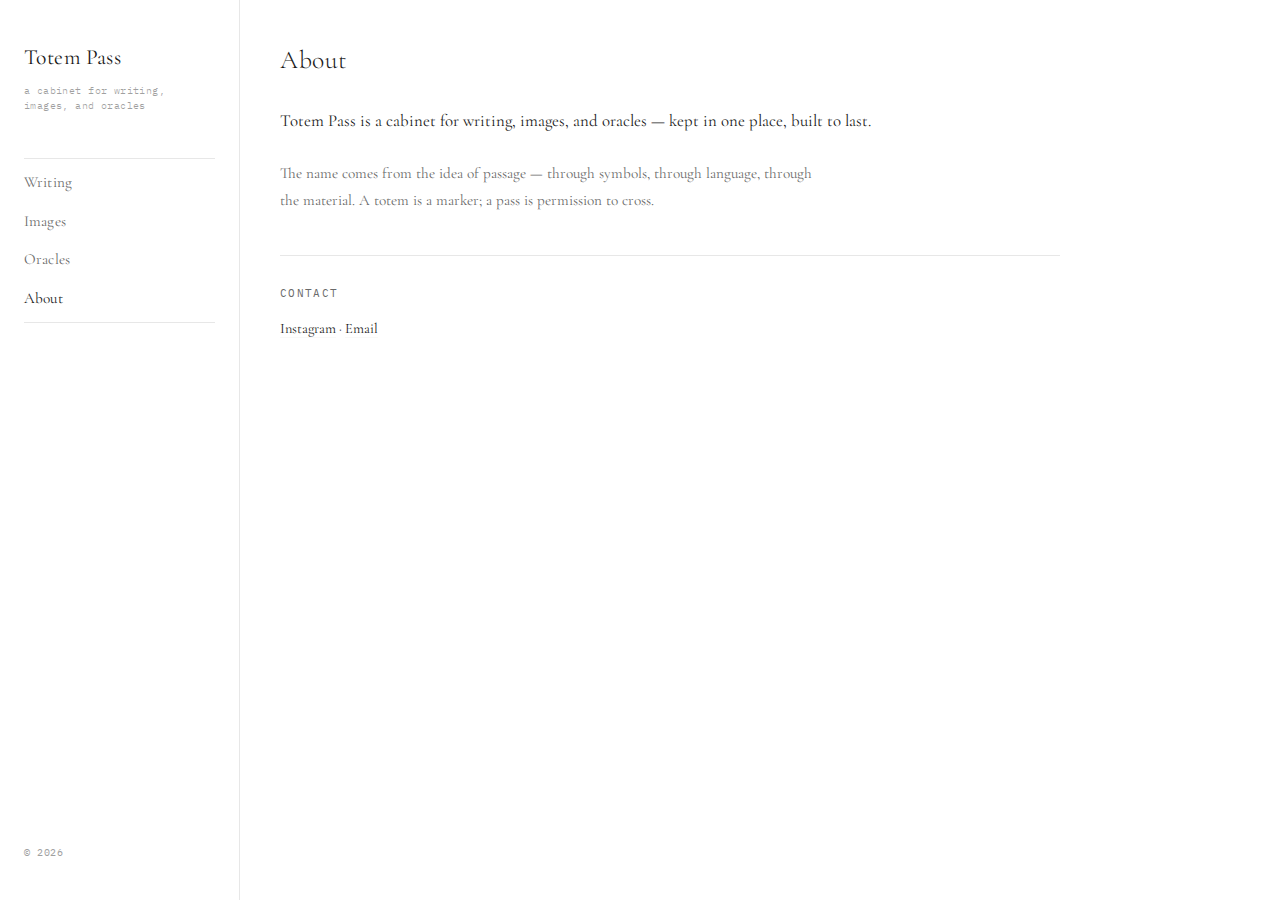
<file: about/index.html>
<!DOCTYPE html>
<html lang="en">
<head>
  <meta charset="utf-8" />
  <meta name="viewport" content="width=device-width, initial-scale=1" />
  <title>About — Totem Pass</title>
  <link rel="stylesheet" href="/css/style.css" />
</head>
<body>
  <!-- Mobile Header -->
  <div class="mobile-header">
    <a href="/" class="mobile-logo">Totem Pass</a>
    <button class="hamburger" onclick="document.querySelector('.mobile-nav').classList.toggle('open')" aria-label="Menu">☰</button>
  </div>
  <div class="mobile-nav">
    <a href="/writing/">Writing</a>
    <a href="/images/">Images</a>
    <a href="/oracles/">Oracles</a>
    <a href="/about/" class="active">About</a>
  </div>

  <div class="site">
    <!-- Sidebar -->
    <aside class="sidebar">
      <a href="/" class="logo">Totem Pass</a>
      <div class="tagline">a cabinet for writing,<br>images, and oracles</div>

      <nav class="nav">
        <div class="nav-line"></div>
        <a href="/writing/">Writing</a>
        <a href="/images/">Images</a>
        <a href="/oracles/">Oracles</a>
        <a href="/about/" class="active">About</a>
        <div class="nav-line"></div>
      </nav>

      <div class="sidebar-footer">© 2026</div>
    </aside>

    <!-- Main -->
    <div class="main">
      <div class="animate-in">
        <h1 class="page-title">About</h1>

        <p class="about-body">
          Totem Pass is a cabinet for writing, images, and oracles — kept in one place, built to last.
        </p>

        <p class="about-sub">
          The name comes from the idea of passage — through symbols, through language, through the material. A totem is a marker; a pass is permission to cross.
        </p>

        <div class="about-contact">
          <span class="label">Contact</span>
          <p>
            <a href="https://www.instagram.com/bookofmummy/" target="_blank" rel="noopener">Instagram</a> · 
            <a href="gurdiohso@icloud.com">Email</a>
          </p>
        </div>
      </div>
    </div>
  </div>
</body>
</html>
</file>
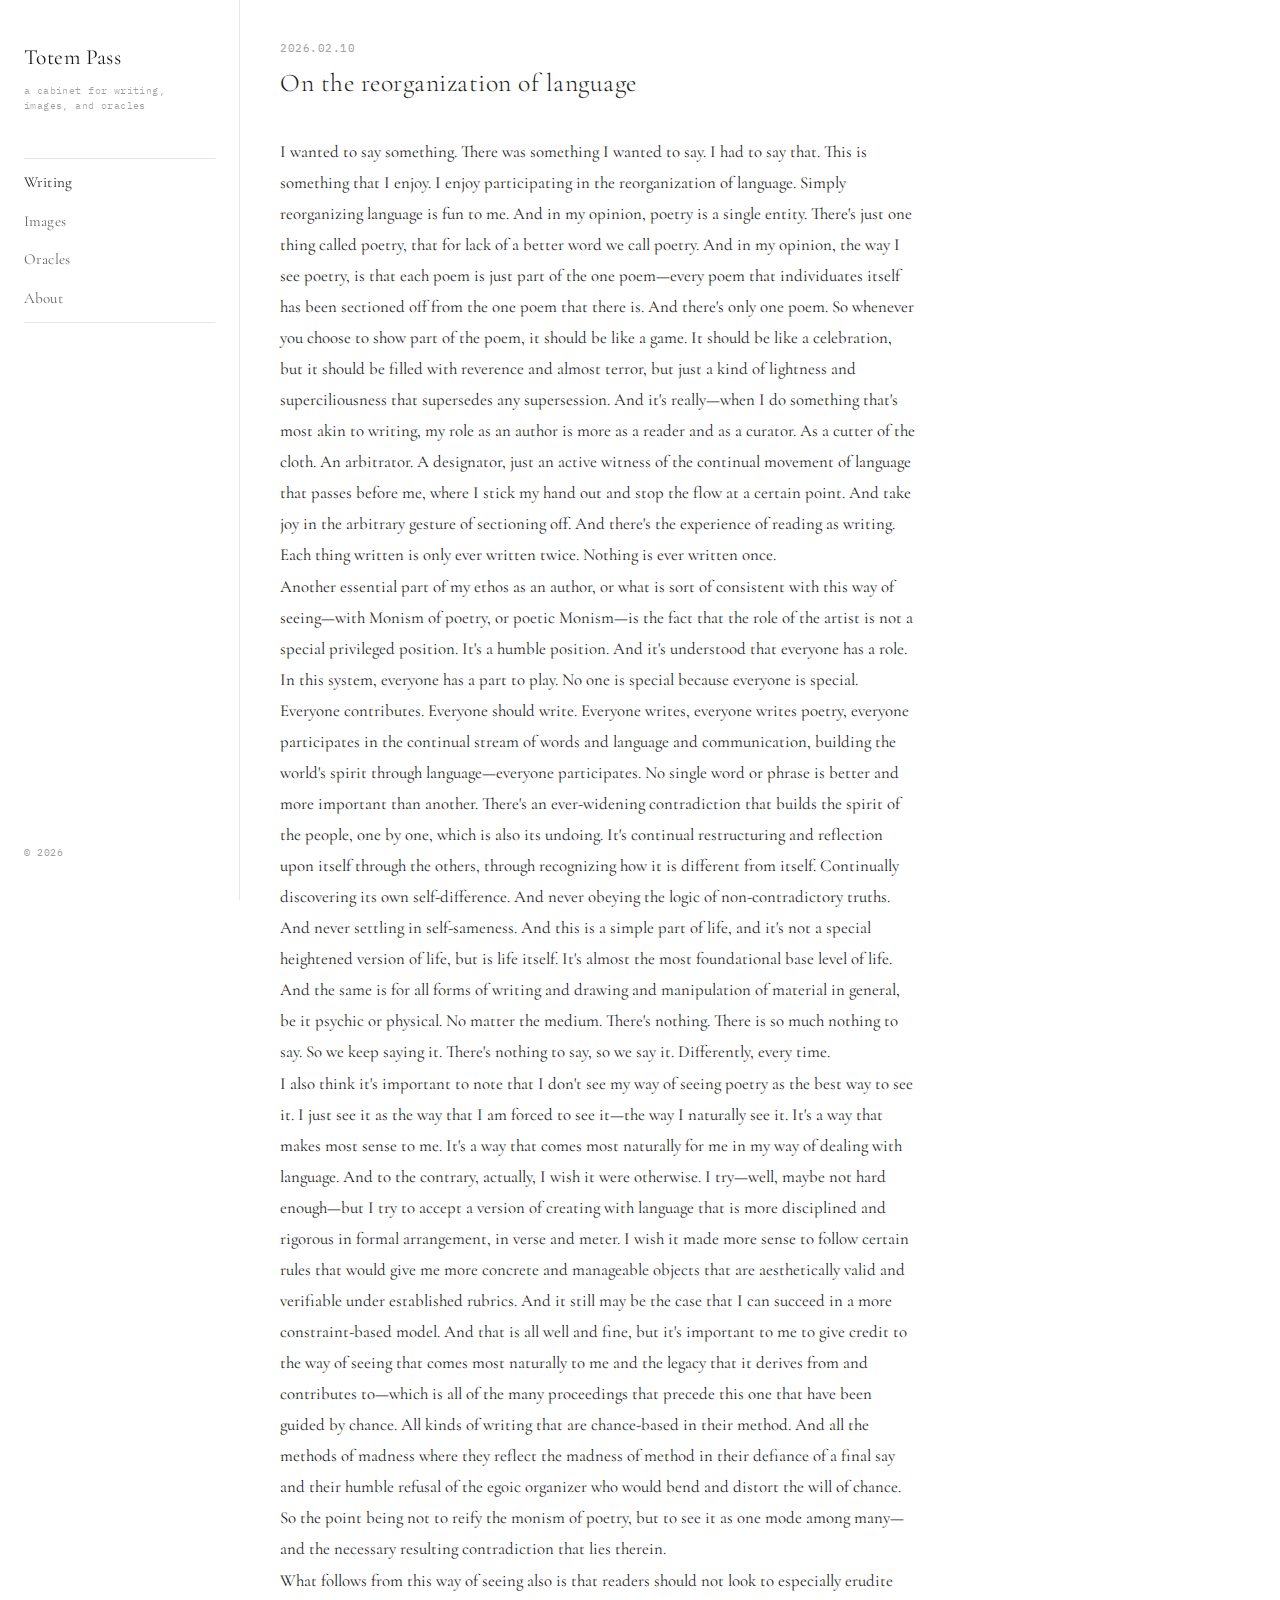
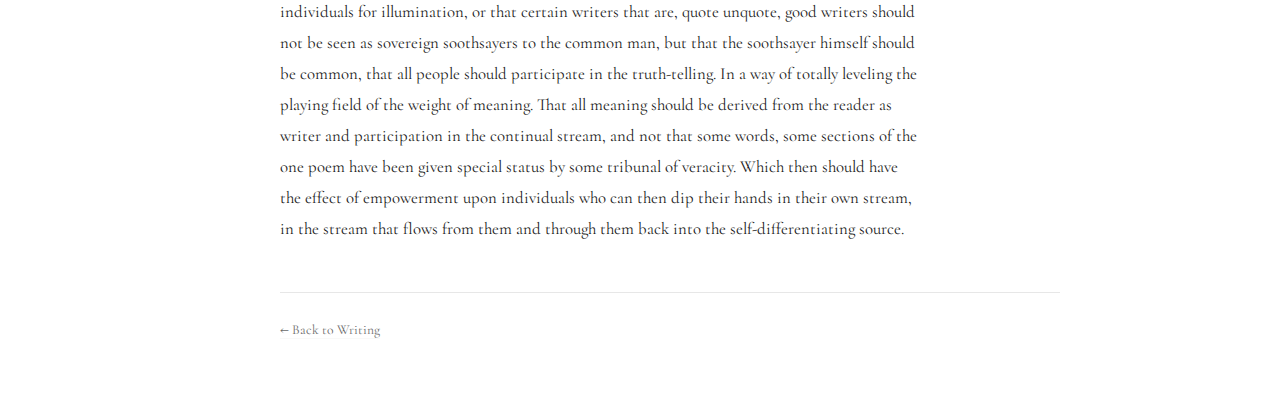
<file: writing/say-something.html>
<!DOCTYPE html>
<html lang="en">
<head>
  <meta charset="utf-8" />
  <meta name="viewport" content="width=device-width, initial-scale=1" />
  <title>On the reorganization of language — Totem Pass</title>
  <link rel="stylesheet" href="/css/style.css" />
</head>
<body>
  <div class="mobile-header">
    <a href="/" class="mobile-logo">Totem Pass</a>
    <button class="hamburger" onclick="document.querySelector('.mobile-nav').classList.toggle('open')" aria-label="Menu">☰</button>
  </div>
  <div class="mobile-nav">
    <a href="/writing/" class="active">Writing</a>
    <a href="/images/">Images</a>
    <a href="/oracles/">Oracles</a>
    <a href="/about/">About</a>
  </div>

  <div class="site">
    <aside class="sidebar">
      <a href="/" class="logo">Totem Pass</a>
      <div class="tagline">a cabinet for writing,<br>images, and oracles</div>
      <nav class="nav">
        <div class="nav-line"></div>
        <a href="/writing/" class="active">Writing</a>
        <a href="/images/">Images</a>
        <a href="/oracles/">Oracles</a>
        <a href="/about/">About</a>
        <div class="nav-line"></div>
      </nav>
      <div class="sidebar-footer">© 2026</div>
    </aside>

    <div class="main">
      <div class="animate-in">
        <div class="writing-date">2026.02.10</div>
        <h1 class="page-title" style="margin-top: 0.3rem;">On the reorganization of language</h1>

        <div style="max-width: 38em; margin-top: 2rem; font-size: 1.05rem; line-height: 1.85; color: var(--fg);">

          <p>I wanted to say something. There was something I wanted to say. I had to say that. This is something that I enjoy. I enjoy participating in the reorganization of language. Simply reorganizing language is fun to me. And in my opinion, poetry is a single entity. There's just one thing called poetry, that for lack of a better word we call poetry. And in my opinion, the way I see poetry, is that each poem is just part of the one poem—every poem that individuates itself has been sectioned off from the one poem that there is. And there's only one poem. So whenever you choose to show part of the poem, it should be like a game. It should be like a celebration, but it should be filled with reverence and almost terror, but just a kind of lightness and superciliousness that supersedes any supersession. And it's really—when I do something that's most akin to writing, my role as an author is more as a reader and as a curator. As a cutter of the cloth. An arbitrator. A designator, just an active witness of the continual movement of language that passes before me, where I stick my hand out and stop the flow at a certain point. And take joy in the arbitrary gesture of sectioning off. And there's the experience of reading as writing. Each thing written is only ever written twice. Nothing is ever written once.</p>

          <p> Another essential part of my ethos as an author, or what is sort of consistent with this way of seeing—with Monism of poetry, or poetic Monism—is the fact that the role of the artist is not a special privileged position. It's a humble position. And it's understood that everyone has a role. In this system, everyone has a part to play. No one is special because everyone is special. Everyone contributes. Everyone should write. Everyone writes, everyone writes poetry, everyone participates in the continual stream of words and language and communication, building the world's spirit through language—everyone participates. No single word or phrase is better and more important than another. There's an ever-widening contradiction that builds the spirit of the people, one by one, which is also its undoing. It's continual restructuring and reflection upon itself through the others, through recognizing how it is different from itself. Continually discovering its own self-difference. And never obeying the logic of non-contradictory truths. And never settling in self-sameness. And this is a simple part of life, and it's not a special heightened version of life, but is life itself. It's almost the most foundational base level of life. And the same is for all forms of writing and drawing and manipulation of material in general, be it psychic or physical. No matter the medium. There's nothing. There is so much nothing to say. So we keep saying it. There's nothing to say, so we say it. Differently, every time.</p>

          <p>I also think it's important to note that I don't see my way of seeing poetry as the best way to see it. I just see it as the way that I am forced to see it—the way I naturally see it. It's a way that makes most sense to me. It's a way that comes most naturally for me in my way of dealing with language. And to the contrary, actually, I wish it were otherwise. I try—well, maybe not hard enough—but I try to accept a version of creating with language that is more disciplined and rigorous in formal arrangement, in verse and meter. I wish it made more sense to follow certain rules that would give me more concrete and manageable objects that are aesthetically valid and verifiable under established rubrics. And it still may be the case that I can succeed in a more constraint-based model. And that is all well and fine, but it's important to me to give credit to the way of seeing that comes most naturally to me and the legacy that it derives from and contributes to—which is all of the many proceedings that precede this one that have been guided by chance. All kinds of writing that are chance-based in their method. And all the methods of madness where they reflect the madness of method in their defiance of a final say and their humble refusal of the egoic organizer who would bend and distort the will of chance. So the point being not to reify the monism of poetry, but to see it as one mode among many—and the necessary resulting contradiction that lies therein.</p>

          <p>What follows from this way of seeing also is that readers should not look to especially erudite individuals for illumination, or that certain writers that are, quote unquote, good writers should not be seen as sovereign soothsayers to the common man, but that the soothsayer himself should be common, that all people should participate in the truth-telling. In a way of totally leveling the playing field of the weight of meaning. That all meaning should be derived from the reader as writer and participation in the continual stream, and not that some words, some sections of the one poem have been given special status by some tribunal of veracity. Which then should have the effect of empowerment upon individuals who can then dip their hands in their own stream, in the stream that flows from them and through them back into the self-differentiating source.</p>

        </div>

        <div style="border-top: 1px solid var(--line); margin-top: 3rem; padding-top: 1.5rem;">
          <a href="/writing/" style="font-size: 0.85rem; color: var(--muted); border-bottom: 1px solid rgba(232,232,228,0.25);">← Back to Writing</a>
        </div>
      </div>
    </div>
  </div>
</body>
</html>
</file>
<file: css/style.css>
@import url('https://fonts.googleapis.com/css2?family=Cormorant+Garamond:ital,wght@0,300;0,400;0,500;0,600;1,300;1,400&family=IBM+Plex+Mono:wght@300;400&display=swap');

:root {
  --bg: #ffffff;
  --fg: #1a1a1a;
  --muted: #6a6a6a;
  --dim: #a0a0a0;
  --line: rgba(20, 20, 20, 0.1);
  --serif: 'Cormorant Garamond', Georgia, serif;
  --mono: 'IBM Plex Mono', 'SF Mono', monospace;
}

*, *::before, *::after {
  margin: 0;
  padding: 0;
  box-sizing: border-box;
}

html {
  font-size: 16px;
  -webkit-font-smoothing: antialiased;
  -moz-osx-font-smoothing: grayscale;
}

body {
  background: var(--bg);
  color: var(--fg);
  font-family: var(--serif);
  line-height: 1.6;
  min-height: 100vh;
}

a {
  color: inherit;
  text-decoration: none;
}

/* ── Layout ── */

.site {
  display: grid;
  grid-template-columns: 240px 1fr;
  min-height: 100vh;
}

/* ── Sidebar ── */

.sidebar {
  border-right: 1px solid var(--line);
  padding: 2.5rem 1.5rem;
  position: sticky;
  top: 0;
  height: 100vh;
  display: flex;
  flex-direction: column;
}

.logo {
  font-family: var(--serif);
  font-size: 1.35rem;
  font-weight: 400;
  letter-spacing: 0.02em;
  color: var(--fg);
  transition: opacity 0.2s;
}
.logo:hover { opacity: 0.7; }

.tagline {
  font-family: var(--mono);
  font-size: 0.65rem;
  font-weight: 300;
  color: var(--dim);
  margin-top: 0.5rem;
  letter-spacing: 0.04em;
  line-height: 1.5;
}

.nav {
  margin-top: 2.5rem;
  display: flex;
  flex-direction: column;
}

.nav-line {
  width: 100%;
  height: 1px;
  background: var(--line);
  margin: 0.25rem 0;
}

.nav a {
  font-family: var(--serif);
  font-size: 0.95rem;
  font-weight: 400;
  color: var(--muted);
  padding: 0.45rem 0;
  display: block;
  transition: color 0.2s;
  letter-spacing: 0.01em;
}
.nav a:hover { color: var(--fg); }
.nav a.active { color: var(--fg); }

.sidebar-footer {
  margin-top: auto;
  padding-top: 2rem;
  font-family: var(--mono);
  font-size: 0.6rem;
  color: var(--dim);
  letter-spacing: 0.06em;
}

/* ── Mobile Header ── */

.mobile-header {
  display: none;
  padding: 1.25rem;
  border-bottom: 1px solid var(--line);
  justify-content: space-between;
  align-items: center;
}

.mobile-logo {
  font-family: var(--serif);
  font-size: 1.2rem;
  font-weight: 400;
  color: var(--fg);
}

.hamburger {
  background: none;
  border: none;
  color: var(--fg);
  font-size: 1.25rem;
  cursor: pointer;
  padding: 0.25rem;
  line-height: 1;
}

.mobile-nav {
  display: none;
  background: var(--bg);
  border-bottom: 1px solid var(--line);
  padding: 0.75rem 1.25rem 1.25rem;
}
.mobile-nav.open { display: block; }
.mobile-nav a {
  display: block;
  font-family: var(--serif);
  font-size: 0.95rem;
  color: var(--muted);
  padding: 0.45rem 0;
  transition: color 0.2s;
}
.mobile-nav a:hover { color: var(--fg); }
.mobile-nav a.active { color: var(--fg); }

/* ── Main Content ── */

.main {
  padding: 2.5rem 2.5rem 4rem;
  max-width: 860px;
}

/* ── Page Title ── */

.page-title {
  font-family: var(--serif);
  font-size: 1.6rem;
  font-weight: 300;
  letter-spacing: 0.02em;
  color: var(--fg);
  margin-bottom: 1.5rem;
}

/* ── Section Description ── */

.section-desc {
  font-size: 1.05rem;
  line-height: 1.75;
  color: var(--muted);
  margin-bottom: 2.5rem;
  max-width: 36em;
}

/* ── Label ── */

.label {
  font-family: var(--mono);
  font-size: 0.7rem;
  letter-spacing: 0.12em;
  color: var(--muted);
  text-transform: uppercase;
}

/* ── Entry List (Writing, Home recent) ── */

.entry-list {
  margin-top: 1rem;
}

.entry {
  display: flex;
  align-items: baseline;
  gap: 1.2rem;
  padding: 0.6rem 0;
  border-bottom: 1px solid var(--line);
  transition: background 0.2s;
}
.entry:hover { background: rgba(242, 242, 240, 0.03); }

.entry-date {
  font-family: var(--mono);
  font-size: 0.75rem;
  color: var(--muted);
  flex-shrink: 0;
  min-width: 6.5em;
}

.entry-title {
  font-size: 0.95rem;
  color: var(--fg);
}

.entry-section {
  font-family: var(--mono);
  font-size: 0.65rem;
  color: var(--dim);
  margin-left: auto;
  flex-shrink: 0;
}

/* ── Writing Entries (detailed) ── */

.writing-entry {
  padding: 1.2rem 0;
  border-bottom: 1px solid var(--line);
  display: block;
}
.writing-entry:hover .writing-title { border-bottom-color: rgba(242,242,240,0.5); }

.writing-date {
  font-family: var(--mono);
  font-size: 0.7rem;
  color: var(--dim);
  letter-spacing: 0.05em;
}

.writing-title {
  font-size: 1.1rem;
  color: var(--fg);
  margin-top: 0.3rem;
  border-bottom: 1px solid transparent;
  display: inline-block;
  transition: border-color 0.2s;
}

.writing-desc {
  font-size: 0.85rem;
  color: var(--muted);
  margin-top: 0.25rem;
}

/* ── Image Grid ── */

.image-grid {
  display: grid;
  grid-template-columns: repeat(auto-fill, minmax(200px, 1fr));
  gap: 1rem;
}

.image-card {
  aspect-ratio: 1;
  border: 1px solid var(--line);
  display: flex;
  flex-direction: column;
  justify-content: flex-end;
  padding: 1rem;
  transition: border-color 0.2s;
  background-size: cover;
  background-position: center;
}
.image-card:hover { border-color: rgba(242, 242, 240, 0.25); }

.image-card-title {
  font-size: 0.9rem;
  color: var(--fg);
}

.image-card-count {
  font-family: var(--mono);
  font-size: 0.7rem;
  color: var(--dim);
  margin-top: 0.2rem;
}

/* ── Oracle Cards ── */

.oracle-card {
  display: block;
  padding: 1.4rem;
  border: 1px solid var(--line);
  margin-bottom: 0.75rem;
  transition: border-color 0.2s, background 0.2s;
}
.oracle-card:hover {
  border-color: rgba(242, 242, 240, 0.25);
  background: rgba(242, 242, 240, 0.02);
}

.oracle-header {
  display: flex;
  align-items: baseline;
  gap: 0.75rem;
}

.oracle-name {
  font-size: 1.05rem;
  color: var(--fg);
}

.oracle-version {
  font-family: var(--mono);
  font-size: 0.65rem;
  color: var(--dim);
}

.oracle-desc {
  font-size: 0.85rem;
  color: var(--muted);
  margin-top: 0.35rem;
}

/* ── About ── */

.about-body {
  font-size: 1.05rem;
  line-height: 1.85;
  color: var(--fg);
  max-width: 36em;
}

.about-sub {
  font-size: 0.95rem;
  line-height: 1.8;
  color: var(--muted);
  max-width: 36em;
  margin-top: 1.5rem;
}

.about-contact {
  border-top: 1px solid var(--line);
  margin-top: 2.5rem;
  padding-top: 1.5rem;
}

.about-contact p {
  font-size: 0.9rem;
  color: var(--fg);
  margin-top: 0.75rem;
}
.about-contact a {
  border-bottom: 1px solid rgba(232,232,228,0.25);
  transition: border-color 0.2s;
}
.about-contact a:hover {
  border-bottom-color: rgba(232,232,228,0.7);
}

/* ── Entrance Animation ── */

@keyframes fadeUp {
  from { opacity: 0; transform: translateY(8px); }
  to { opacity: 1; transform: translateY(0); }
}
.animate-in {
  animation: fadeUp 0.4s ease-out;
}

/* ── Responsive ── */

@media (max-width: 720px) {
  .site { grid-template-columns: 1fr; }
  .sidebar { display: none; }
  .mobile-header { display: flex; }
  .main { padding: 1.5rem 1.25rem 3rem; }
  .page-title { font-size: 1.35rem; }
  .image-grid { grid-template-columns: repeat(auto-fill, minmax(150px, 1fr)); }
}
</file>
